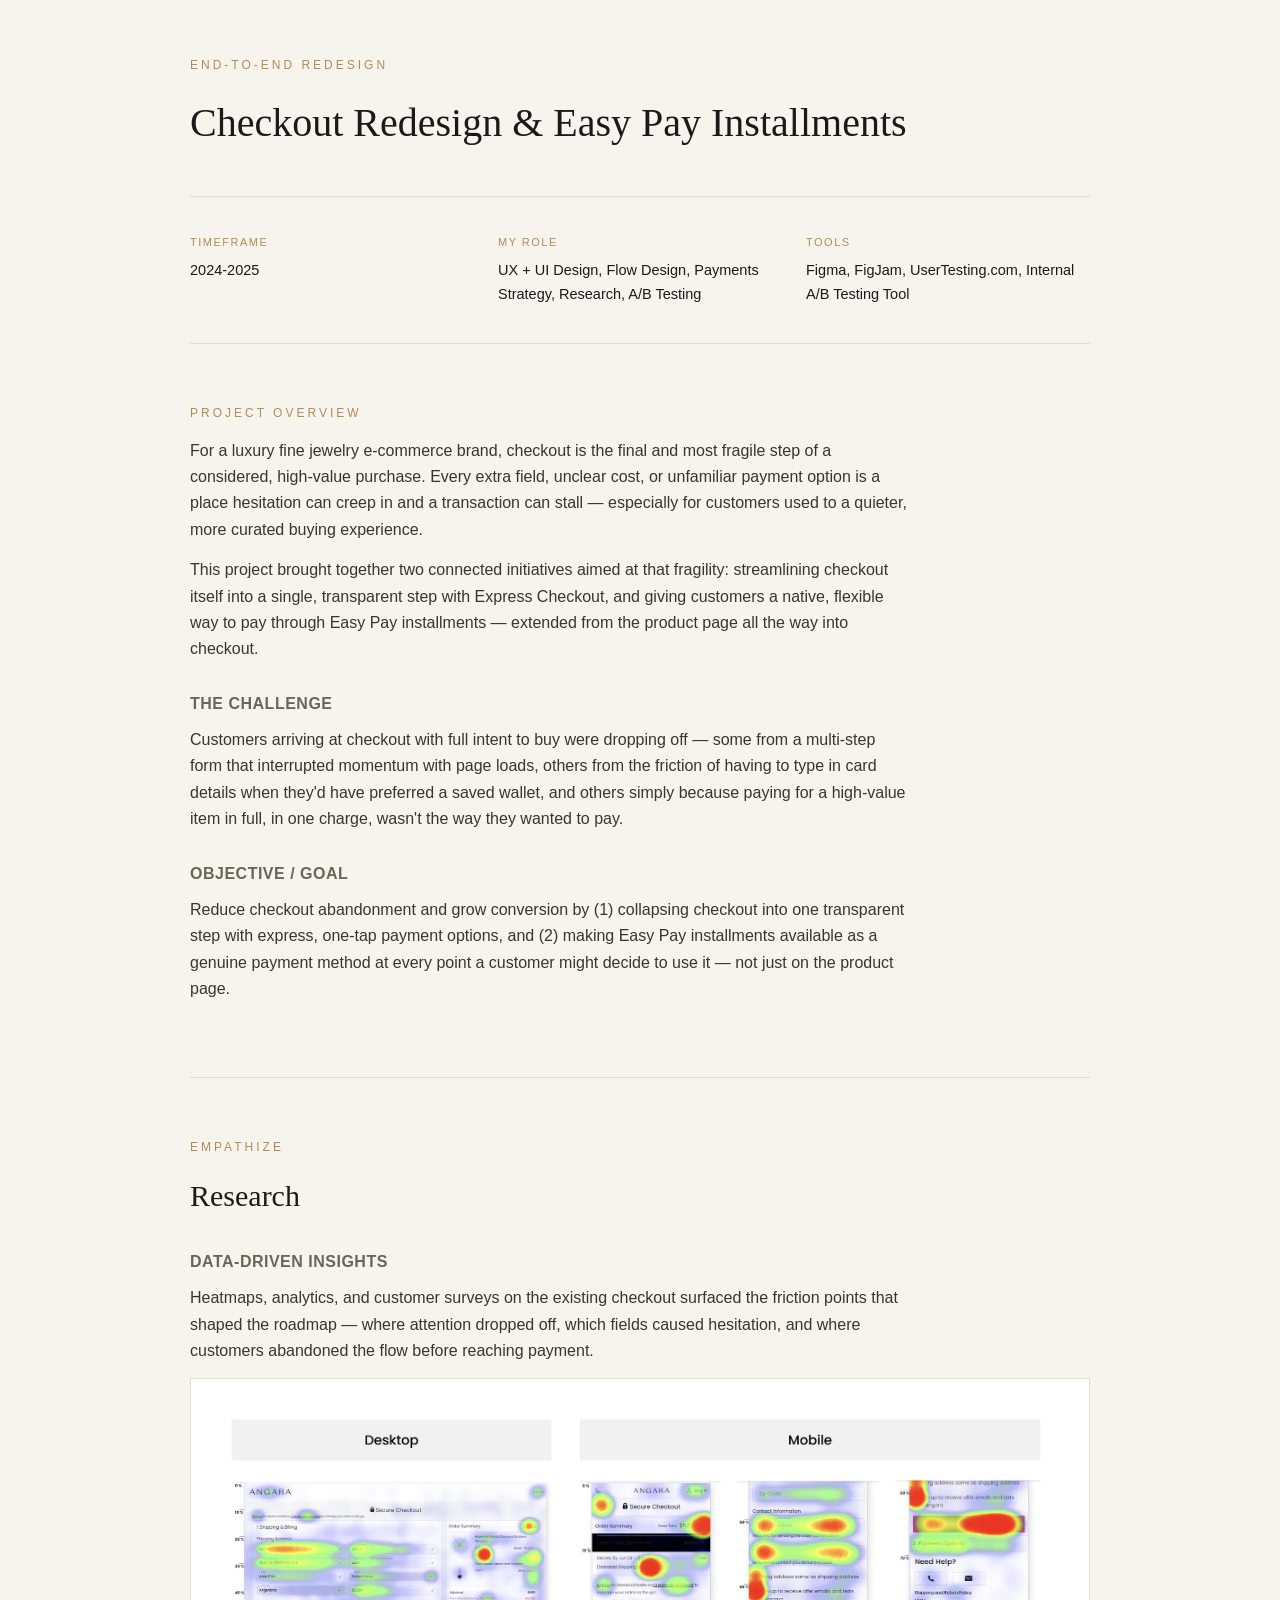
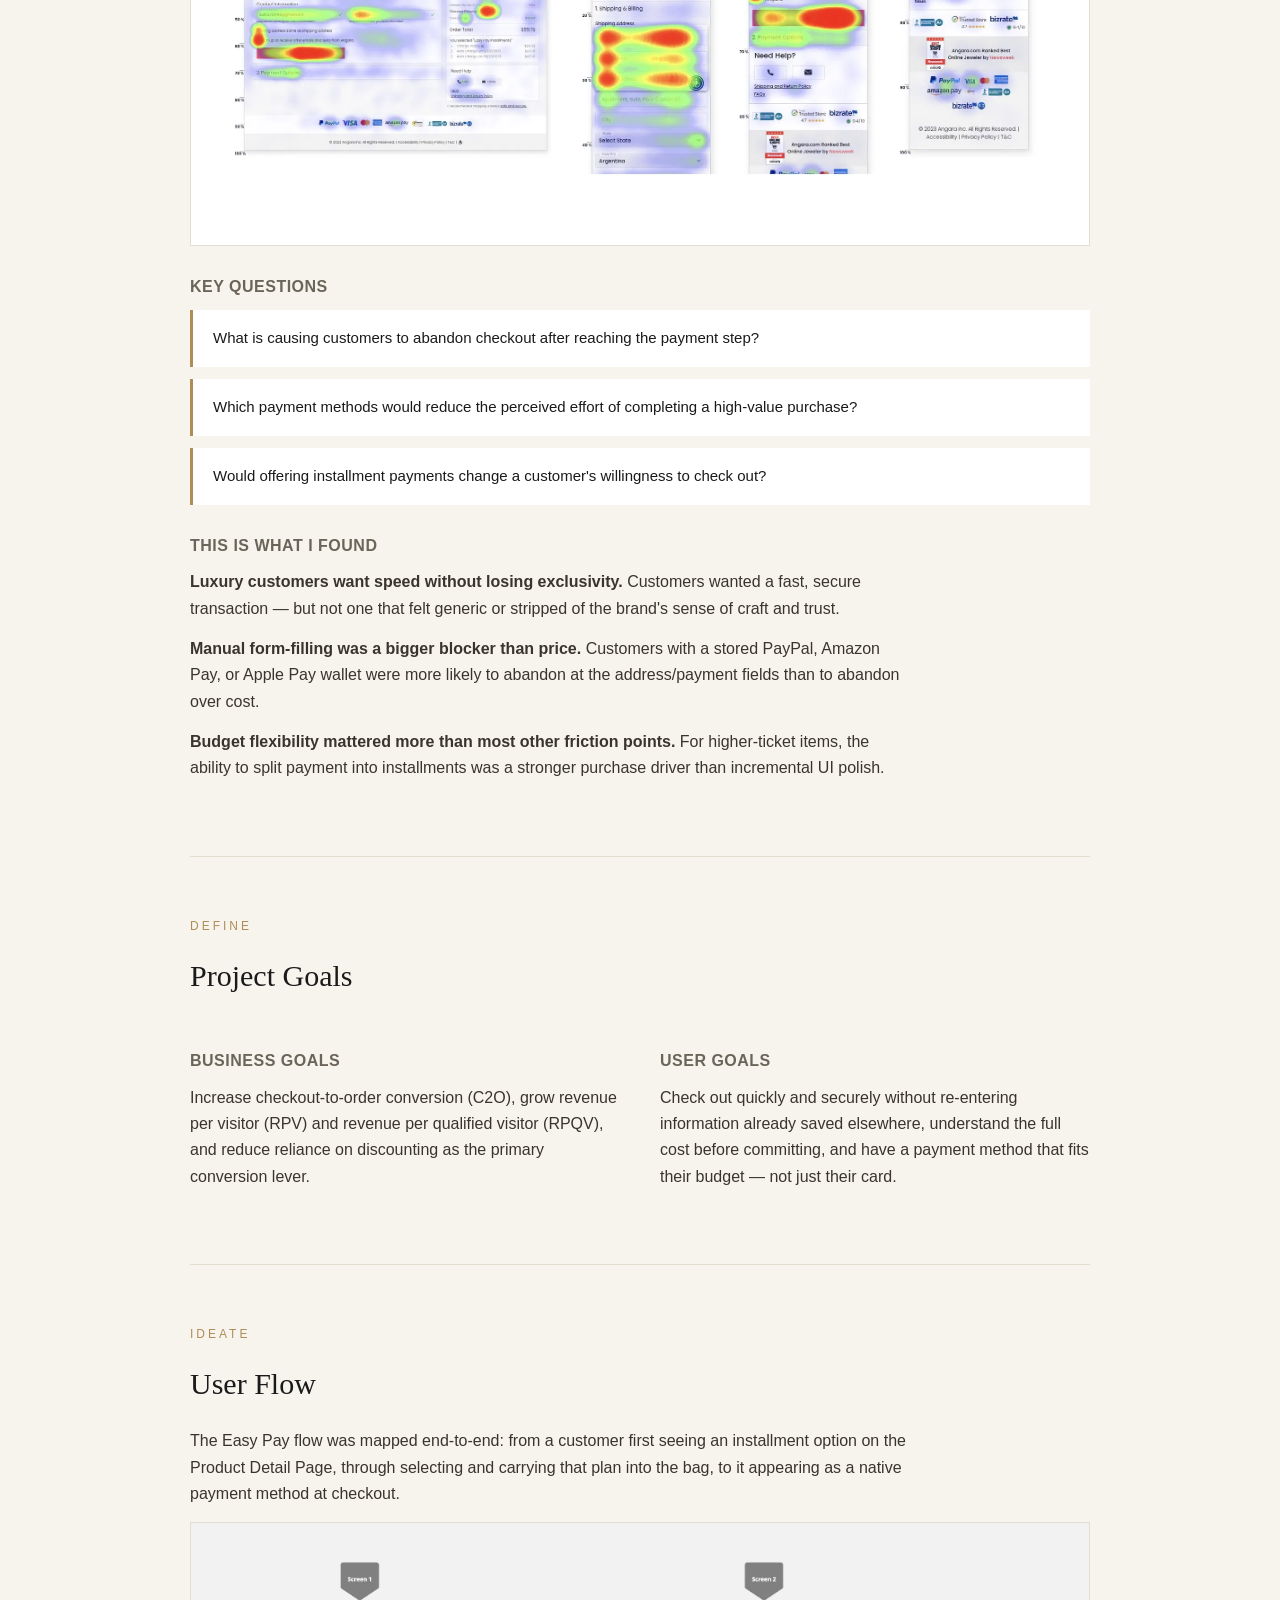
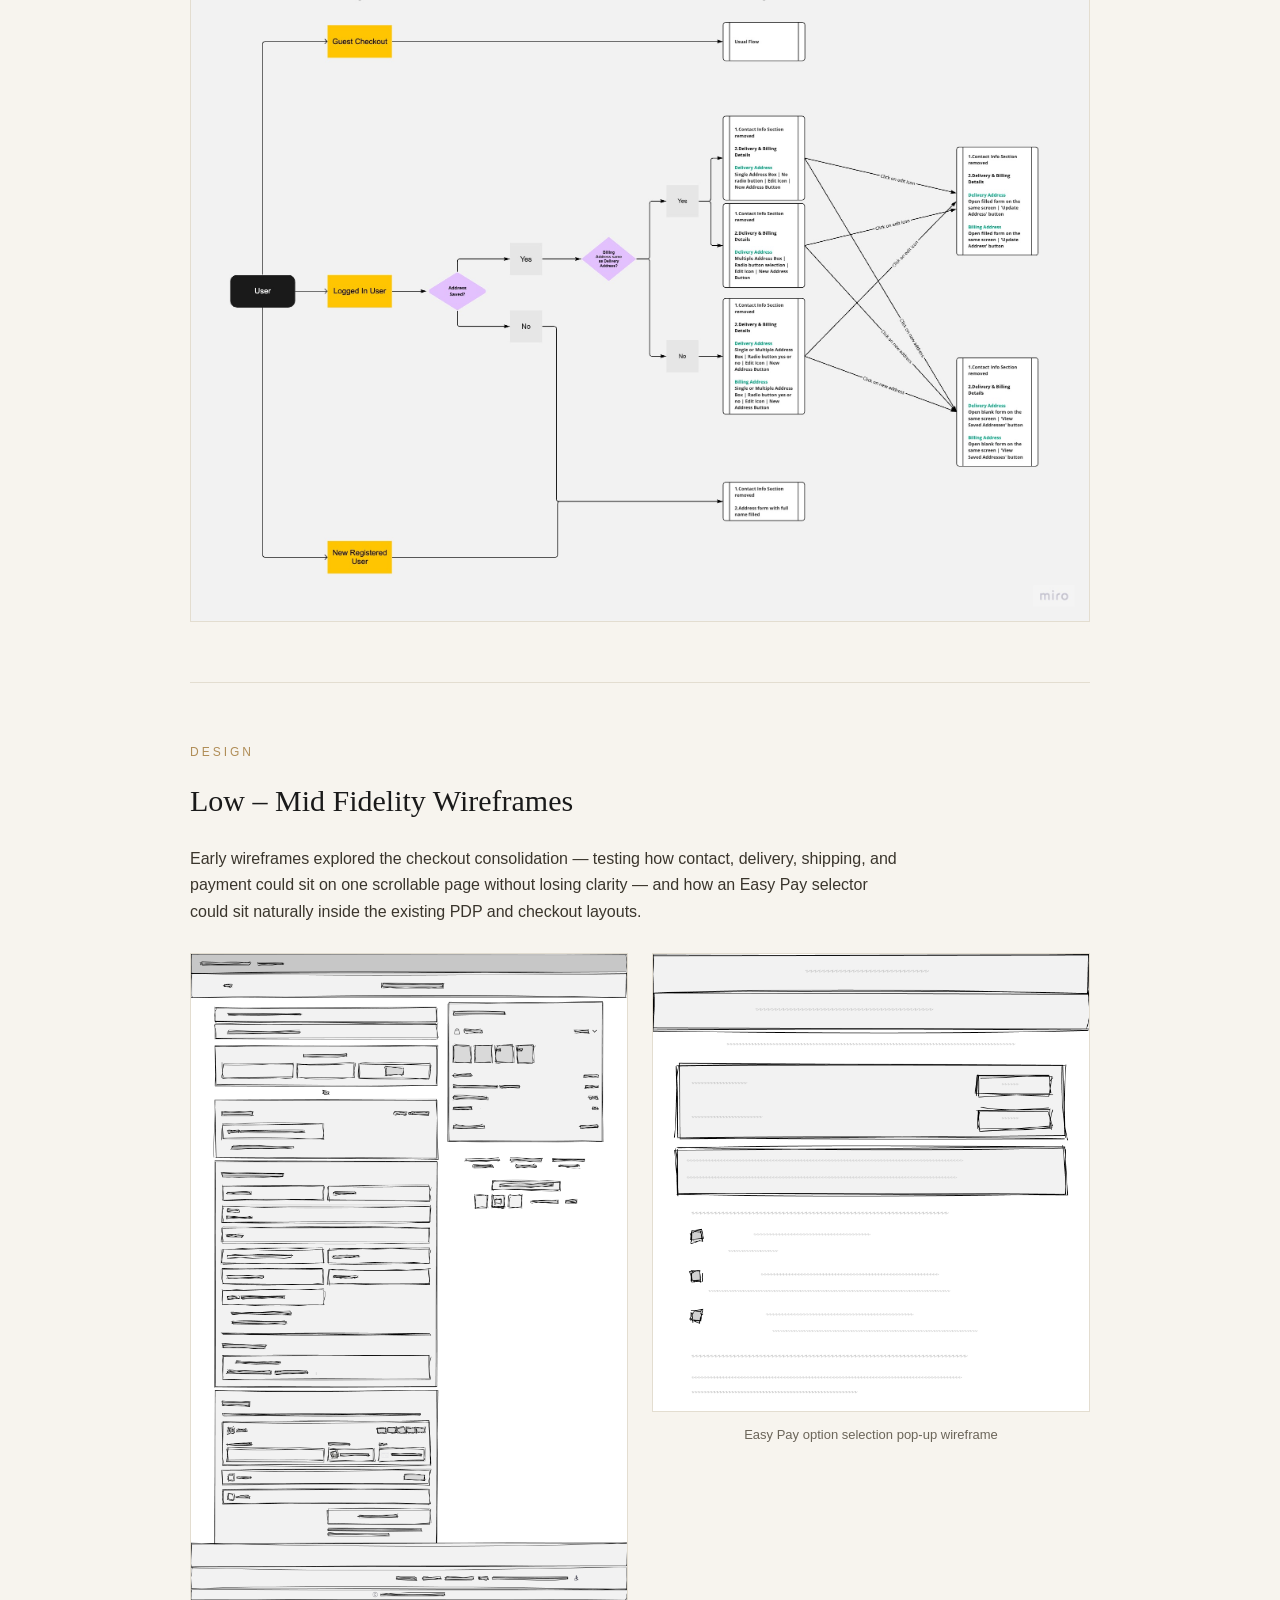
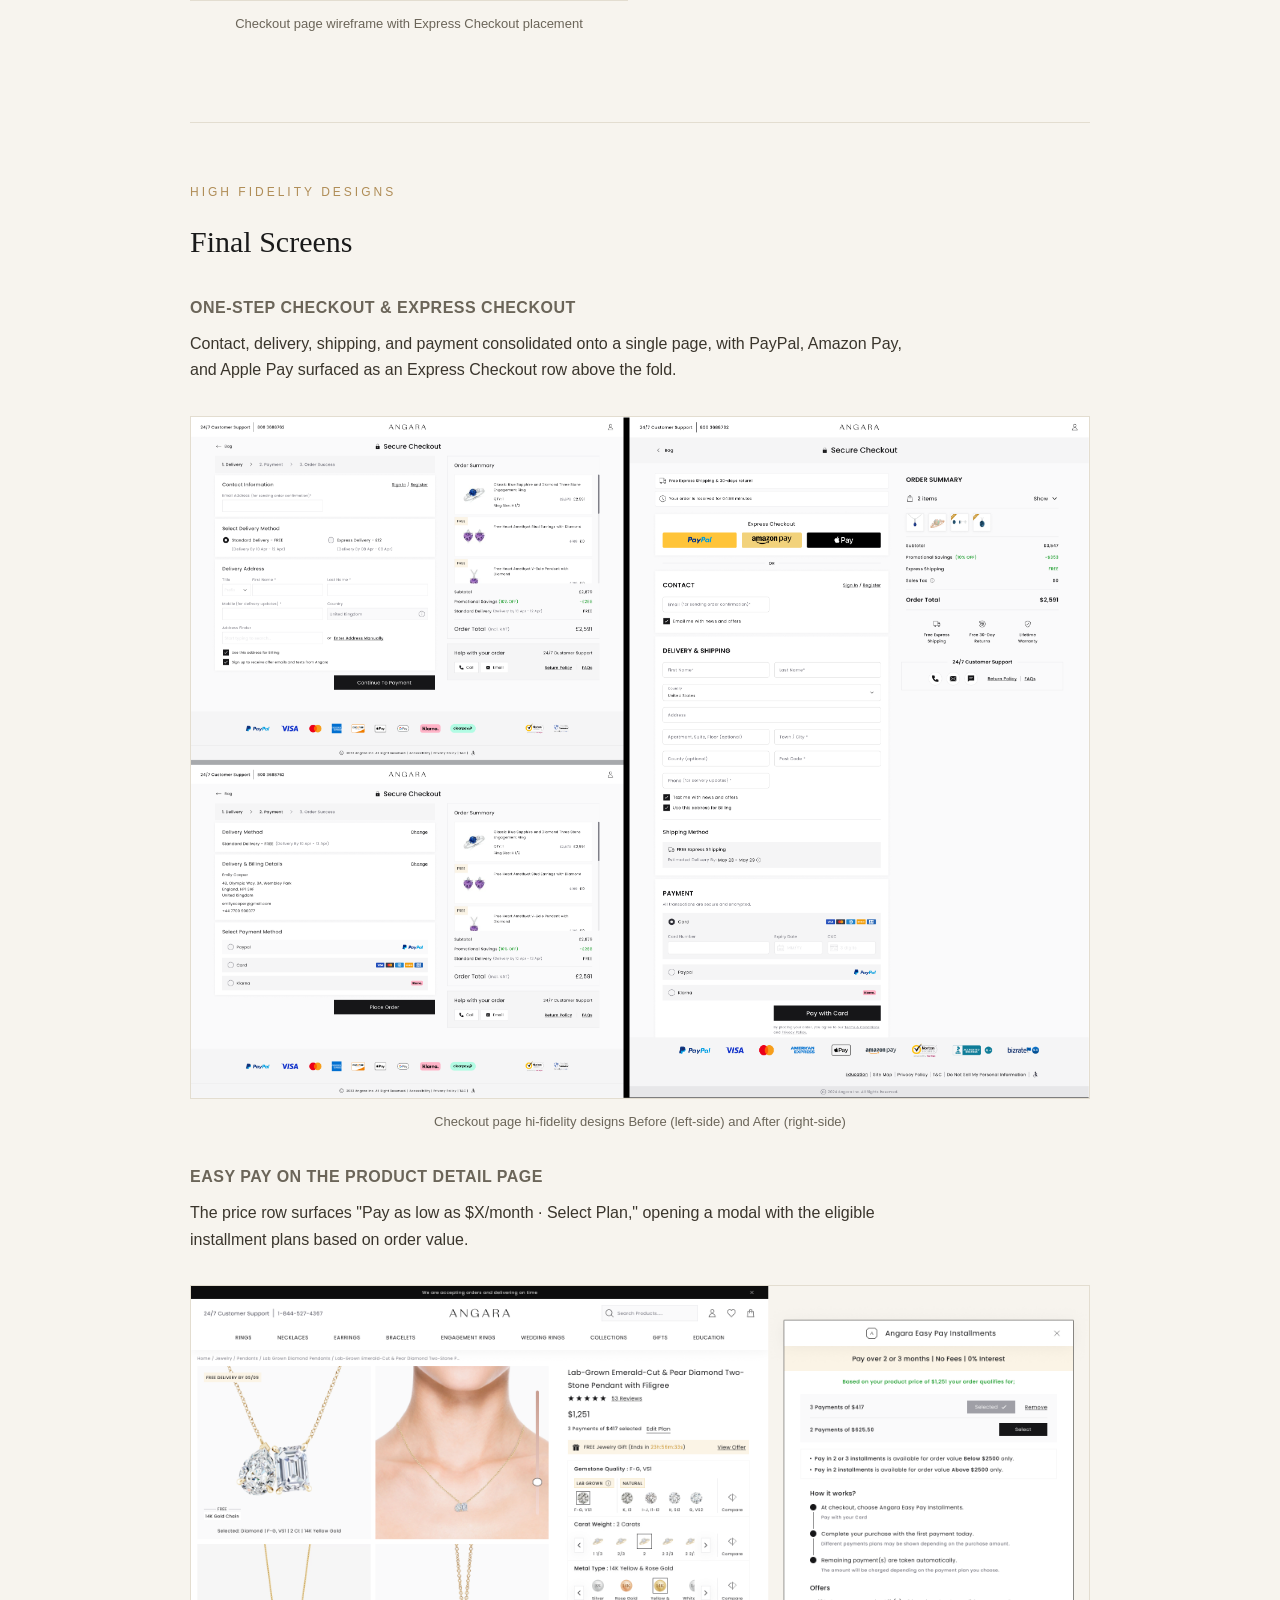
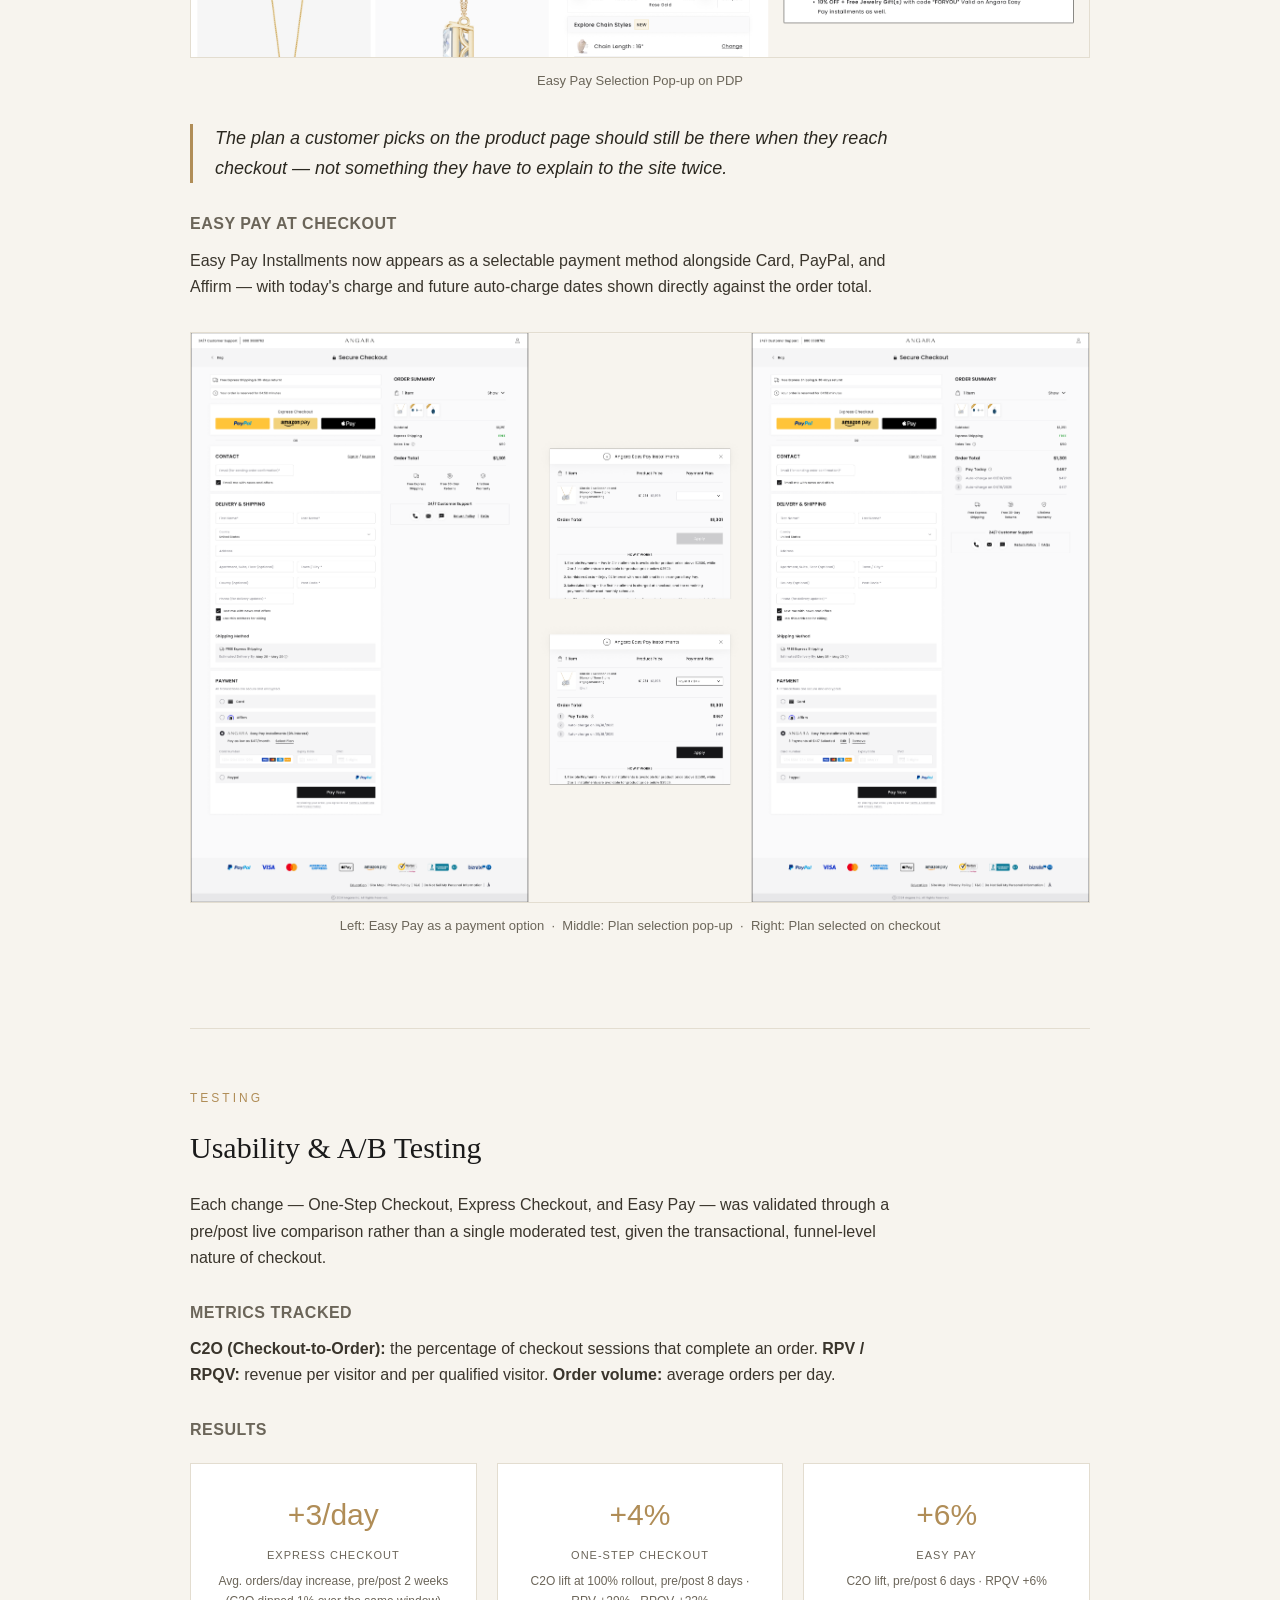
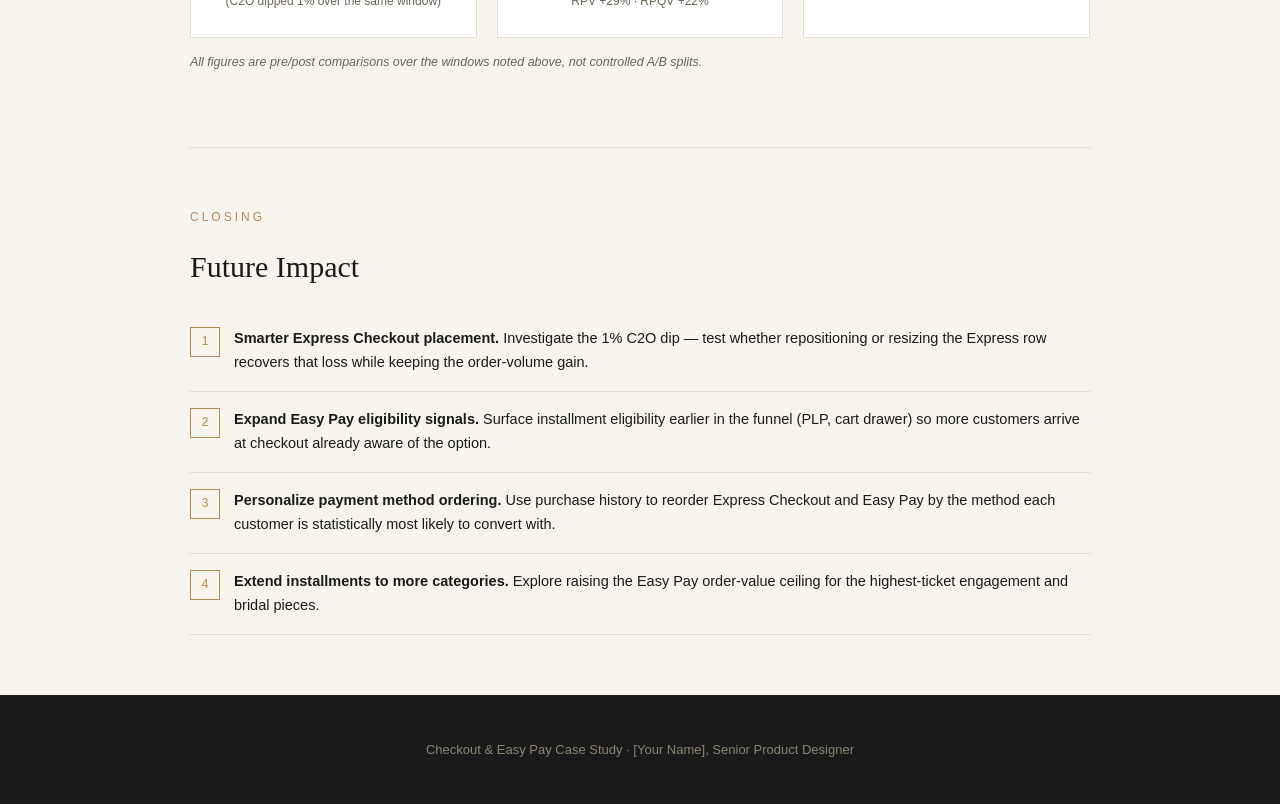
<file: case-studies/checkout.html>
<!DOCTYPE html>
<html lang="en">
<head>
<meta charset="UTF-8">
<meta name="viewport" content="width=device-width, initial-scale=1, viewport-fit=cover">
<title>Checkout Redesign & Easy Pay — Case Study</title>
<style>
:root {
  --ink:#1a1a1a; --ivory:#f7f4ee; --gold:#b08d57; --gold-light:#d9c19a;
  --line:#e3ddd0; --muted:#6b6559; --olive:#4a4f36; --peach:#e8c4a0;
}
* { box-sizing:border-box; margin:0; padding:0; }
body { background:var(--ivory); color:var(--ink); font-family:'Georgia','Liberation Serif',serif; line-height:1.65; }
.wrap { max-width:980px; margin:0 auto; padding:0 40px; }

  .hero { position:relative; }
.hero img { width:100%; display:block; max-height:520px; object-fit:cover; }
.hero .tag { position:absolute; top:24px; left:40px; background:var(--ink); color:var(--gold-light); font-family:'Helvetica Neue',Arial,sans-serif; font-size:11px; letter-spacing:2px; text-transform:uppercase; padding:8px 14px; }
.title-block { padding:56px 0 40px; border-bottom:1px solid var(--line); }
.title-block h1 { font-size:40px; font-weight:400; max-width:760px; }

.meta-bar { display:grid; grid-template-columns:repeat(3,1fr); gap:24px; padding:36px 0; border-bottom:1px solid var(--line); }
.meta-bar .m-label { font-family:'Helvetica Neue',Arial,sans-serif; font-size:11px; text-transform:uppercase; letter-spacing:1.5px; color:var(--gold); margin-bottom:8px; }
.meta-bar .m-value { font-family:'Helvetica Neue',Arial,sans-serif; font-size:14.5px; color:var(--ink); }

section { padding:60px 0; border-bottom:1px solid var(--line); }
section:last-of-type { border-bottom:none; }
.eyebrow { font-family:'Helvetica Neue',Arial,sans-serif; letter-spacing:3px; text-transform:uppercase; font-size:12px; color:var(--gold); margin-bottom:14px; }
h2 { font-size:30px; font-weight:400; margin-bottom:20px; }
h3 { font-family:'Helvetica Neue',Arial,sans-serif; font-size:16px; font-weight:700; margin:28px 0 10px; text-transform:uppercase; letter-spacing:0.5px; color:var(--muted); }
p { font-size:16px; color:#3a352c; max-width:720px; margin-bottom:14px; font-family:'Helvetica Neue',Arial,sans-serif; }

.two-col { display:grid; grid-template-columns:1fr 1fr; gap:40px; }
.cards-4 { display:grid; grid-template-columns:repeat(2,1fr); gap:24px; margin-top:20px; }
.comp-card { background:#fff; border:1px solid var(--line); padding:24px; }
.comp-card h4 { font-family:'Helvetica Neue',Arial,sans-serif; font-size:15px; margin-bottom:12px; }
.comp-card .sw h5, .comp-card .wk h5 { font-family:'Helvetica Neue',Arial,sans-serif; font-size:11px; text-transform:uppercase; letter-spacing:1px; color:var(--gold); margin:12px 0 6px; }
.comp-card ul { padding-left:18px; font-family:'Helvetica Neue',Arial,sans-serif; font-size:13.5px; color:#3a352c; }
.comp-card li { margin-bottom:4px; }

.qkey { background:#fff; border-left:3px solid var(--gold); padding:16px 20px; margin-bottom:12px; font-family:'Helvetica Neue',Arial,sans-serif; font-size:15px; }

.placeholder {
  margin:32px 0; border:2px dashed var(--gold);
  background:repeating-linear-gradient(45deg, rgba(176,141,87,0.04), rgba(176,141,87,0.04) 10px, transparent 10px, transparent 20px);
  background-color:#fbf9f4;
  display:flex; flex-direction:column; align-items:center; justify-content:center;
  text-align:center; padding:46px 30px; min-height:240px;
}
.placeholder .icon { font-size:26px; color:var(--gold); margin-bottom:12px; }
.placeholder .ph-title { font-family:'Helvetica Neue',Arial,sans-serif; font-size:13px; text-transform:uppercase; letter-spacing:1px; font-weight:700; margin-bottom:8px; }
.placeholder .ph-desc { font-family:'Helvetica Neue',Arial,sans-serif; font-size:13px; color:var(--muted); max-width:520px; }
.placeholder .ph-tag { margin-top:12px; font-family:'Helvetica Neue',Arial,sans-serif; font-size:11px; color:var(--gold); }
.placeholder.tall { min-height:400px; }
.placeholder.row { flex-direction:row; gap:24px; flex-wrap:wrap; }
.placeholder.row .cell { flex:1; min-width:180px; min-height:220px; display:flex; flex-direction:column; align-items:center; justify-content:center; border:1px dashed rgba(176,141,87,0.5); padding:20px; }

.grid-3ph { display:grid; grid-template-columns:repeat(3,1fr); gap:20px; margin:28px 0; }
.grid-3ph .placeholder { min-height:200px; margin:0; }
.grid-2ph {
  display:grid;
  grid-template-columns:repeat(2, minmax(0, 1fr));
  gap:24px;
  margin:28px 0;
  align-items:start;
}
.grid-2ph figure { margin:0; min-width:0; }
.grid-2ph img {
  width:100%;
  max-width:100%;
  height:auto;
  display:block;
  border:1px solid var(--line);
  background:#fff;
}
.grid-2ph figcaption {
  font-family:'Helvetica Neue',Arial,sans-serif;
  font-size:13px;
  color:var(--muted);
  text-align:center;
  margin-top:12px;
}

@media (max-width:700px) {
  .grid-2ph { grid-template-columns:1fr; }
}

img { max-width:100%; height:auto; display:block; }

figure { margin:32px 0; }
figure img { width:100%; border:1px solid var(--line); background:#fff; }
figcaption {
  font-family:'Helvetica Neue',Arial,sans-serif;
  font-size:13px;
  color:var(--muted);
  text-align:center;
  margin-top:12px;
}

.stat-row { display:grid; grid-template-columns:repeat(2,1fr); gap:24px; margin:30px 0; }
.stat-card { background:var(--ink); color:var(--ivory); text-align:center; padding:34px 20px; }
.stat-card .num { font-size:42px; color:var(--gold-light); font-family:'Helvetica Neue',Arial,sans-serif; font-weight:300; }
.stat-card .lbl { font-family:'Helvetica Neue',Arial,sans-serif; font-size:12px; text-transform:uppercase; letter-spacing:1px; color:#a39c8c; margin-top:6px; }

.metrics-grid { display:grid; grid-template-columns:repeat(3,1fr); gap:20px; margin-top:20px; }
.metric-card { background:#fff; border:1px solid var(--line); padding:26px 20px; text-align:center; }
.metric-card .big { font-size:30px; color:var(--gold); font-family:'Helvetica Neue',Arial,sans-serif; }
.metric-card .label { font-family:'Helvetica Neue',Arial,sans-serif; text-transform:uppercase; font-size:11px; letter-spacing:1px; color:var(--muted); margin-top:6px; }
.metric-card .note { font-size:12px; color:#6b6559; margin-top:8px; font-family:'Helvetica Neue',Arial,sans-serif; }
.metric-caveat { font-size:12.5px; color:var(--muted); font-style:italic; font-family:'Helvetica Neue',Arial,sans-serif; margin-top:14px; }

blockquote { border-left:3px solid var(--gold); padding-left:22px; font-size:18px; font-style:italic; color:#2b2820; margin:20px 0; max-width:700px; font-family:'Helvetica Neue',Arial,sans-serif; }

.before-after { display:grid; grid-template-columns:1fr 1fr; gap:24px; margin:20px 0; }
.before-after .lbl { font-family:'Helvetica Neue',Arial,sans-serif; font-size:12px; text-transform:uppercase; letter-spacing:1px; color:var(--muted); margin-bottom:8px; text-align:center; }

.impact-list { list-style:none; counter-reset:imp; margin-top:10px; }
.impact-list li { counter-increment:imp; font-family:'Helvetica Neue',Arial,sans-serif; font-size:14.5px; padding:16px 0 16px 44px; position:relative; border-bottom:1px solid var(--line); }
.impact-list li::before { content:counter(imp); position:absolute; left:0; top:16px; width:28px; height:28px; border:1px solid var(--gold); color:var(--gold); font-size:12px; display:flex; align-items:center; justify-content:center; }
.impact-list strong { color:var(--ink); }

footer { background:var(--ink); color:#8a8474; text-align:center; padding:44px 40px; font-family:'Helvetica Neue',Arial,sans-serif; font-size:13px; }
</style>
</head>
<body>

<!-- <div class="hero">
  <div class="placeholder tall" style="margin:0;">
    <div class="icon">&#9633;</div>
    <div class="ph-title">Placeholder — Hero / Cover Image</div>
    <div class="ph-desc">Drop in a hero banner: a high-quality checkout or Easy Pay screen, or an editorial product shot, spanning full width.</div>
    <div class="ph-tag">Recommended: 2560px wide &times; ~1000px tall</div>
  </div>
</div> -->

<div class="wrap">

  <div class="title-block">
    <div class="eyebrow">End-to-End Redesign</div>
    <h1>Checkout Redesign & Easy Pay Installments</h1>
  </div>

  <div class="meta-bar">
    <div><div class="m-label">Timeframe</div><div class="m-value">2024-2025</div></div>
    <div><div class="m-label">My Role</div><div class="m-value">UX + UI Design, Flow Design, Payments Strategy, Research, A/B Testing</div></div>
    <div><div class="m-label">Tools</div><div class="m-value">Figma, FigJam, UserTesting.com, Internal A/B Testing Tool</div></div>
  </div>

  <section>
    <div class="eyebrow">Project Overview</div>
    <p>For a luxury fine jewelry e-commerce brand, checkout is the final and most fragile step of a considered, high-value purchase. Every extra field, unclear cost, or unfamiliar payment option is a place hesitation can creep in and a transaction can stall &mdash; especially for customers used to a quieter, more curated buying experience.</p>
    <p>This project brought together two connected initiatives aimed at that fragility: streamlining checkout itself into a single, transparent step with Express Checkout, and giving customers a native, flexible way to pay through Easy Pay installments &mdash; extended from the product page all the way into checkout.</p>

    <h3>The Challenge</h3>
    <p>Customers arriving at checkout with full intent to buy were dropping off &mdash; some from a multi-step form that interrupted momentum with page loads, others from the friction of having to type in card details when they'd have preferred a saved wallet, and others simply because paying for a high-value item in full, in one charge, wasn't the way they wanted to pay.</p>

    <h3>Objective / Goal</h3>
    <p>Reduce checkout abandonment and grow conversion by (1) collapsing checkout into one transparent step with express, one-tap payment options, and (2) making Easy Pay installments available as a genuine payment method at every point a customer might decide to use it &mdash; not just on the product page.</p>
  </section>

  <section>
    <div class="eyebrow">Empathize</div>
    <h2>Research</h2>
    <h3>Data-Driven Insights</h3>
    <p>Heatmaps, analytics, and customer surveys on the existing checkout surfaced the friction points that shaped the roadmap &mdash; where attention dropped off, which fields caused hesitation, and where customers abandoned the flow before reaching payment.</p>
  
      <img src="../assets/checkout/checkout_heatmap.png"
     alt="Checkout heatmap"
     style="width:100%;display:block;border:1px solid #e3ddd0;">

    <h3>Key Questions</h3>
    <div class="qkey">What is causing customers to abandon checkout after reaching the payment step?</div>
    <div class="qkey">Which payment methods would reduce the perceived effort of completing a high-value purchase?</div>
    <div class="qkey">Would offering installment payments change a customer's willingness to check out?</div>

    <h3>This is what I found</h3>
    <p><strong>Luxury customers want speed without losing exclusivity.</strong> Customers wanted a fast, secure transaction &mdash; but not one that felt generic or stripped of the brand's sense of craft and trust.</p>
    <p><strong>Manual form-filling was a bigger blocker than price.</strong> Customers with a stored PayPal, Amazon Pay, or Apple Pay wallet were more likely to abandon at the address/payment fields than to abandon over cost.</p>
    <p><strong>Budget flexibility mattered more than most other friction points.</strong> For higher-ticket items, the ability to split payment into installments was a stronger purchase driver than incremental UI polish.</p>
  </section>

  <section>
    <div class="eyebrow">Define</div>
    <h2>Project Goals</h2>
    <div class="two-col">
      <div>
        <h3>Business Goals</h3>
        <p>Increase checkout-to-order conversion (C2O), grow revenue per visitor (RPV) and revenue per qualified visitor (RPQV), and reduce reliance on discounting as the primary conversion lever.</p>
      </div>
      <div>
        <h3>User Goals</h3>
        <p>Check out quickly and securely without re-entering information already saved elsewhere, understand the full cost before committing, and have a payment method that fits their budget &mdash; not just their card.</p>
      </div>
    </div>
  </section>

  <section>
    <div class="eyebrow">Ideate</div>
    <h2>User Flow</h2>
    <p>The Easy Pay flow was mapped end-to-end: from a customer first seeing an installment option on the Product Detail Page, through selecting and carrying that plan into the bag, to it appearing as a native payment method at checkout.</p>
      <img src="../assets/checkout/Flowchart_Checkout.png"
     alt="Checkout Flowchart"
     style="width:100%;display:block;border:1px solid #e3ddd0;">
  </section>

 <section>
  <div class="eyebrow">Design</div>
  <h2>Low &ndash; Mid Fidelity Wireframes</h2>
  <p>Early wireframes explored the checkout consolidation &mdash; testing how contact, delivery, shipping, and payment could sit on one scrollable page without losing clarity &mdash; and how an Easy Pay selector could sit naturally inside the existing PDP and checkout layouts.</p>

  <div class="grid-2ph">
    <figure>
      <img src="../assets/checkout/Checkout_Wireframe.png" alt="Checkout page wireframe with Express Checkout placement">
      <figcaption>Checkout page wireframe with Express Checkout placement</figcaption>
    </figure>
    <figure>
      <img src="../assets/checkout/EMI_wireframe.png" alt="Easy Pay option selection pop-up wireframe">
      <figcaption>Easy Pay option selection pop-up wireframe</figcaption>
    </figure>
  </div>
</section>

<!--  <section>
    <div class="eyebrow">Branding & Design System</div>
    <h2>Visual Language</h2>
    <p>The checkout and Easy Pay experience stayed within the brand's existing e-commerce design system &mdash; ink and gold accents against a clean white surface, a single confident gold CTA, and a restrained black-and-white form language that keeps focus on the transaction, not the chrome.</p>
    <div class="placeholder">
      <div class="icon">&#9633;</div>
      <div class="ph-title">Placeholder — Design System / Style Tile</div>
      <div class="ph-desc">Drop in a style tile showing color palette, typography, button and form-field styles used across checkout and Easy Pay.</div>
      <div class="ph-tag">Recommended: 1600px+ wide</div>
    </div>
  </section> -->

  <section>
    <div class="eyebrow">High Fidelity Designs</div>
    <h2>Final Screens</h2>

    <h3>One-Step Checkout &amp; Express Checkout</h3>
    <p>Contact, delivery, shipping, and payment consolidated onto a single page, with PayPal, Amazon Pay, and Apple Pay surfaced as an Express Checkout row above the fold.</p>
    <figure>
      <img src="../assets/checkout/Checkout_hi-fi.png" alt="Checkout page hi-fi design with Express Checkout placement">
      <figcaption>Checkout page hi-fidelity designs Before (left-side) and After (right-side)</figcaption>
    </figure>
    
    <h3>Easy Pay on the Product Detail Page</h3>
    <p>The price row surfaces "Pay as low as $X/month &middot; Select Plan," opening a modal with the eligible installment plans based on order value.</p>
    <figure>
      <img src="../assets/checkout/Easypay-PDP.png" alt="Easy Pay Selection on PDP">
      <figcaption>Easy Pay Selection Pop-up on PDP</figcaption>
    </figure>

    <blockquote>The plan a customer picks on the product page should still be there when they reach checkout &mdash; not something they have to explain to the site twice.</blockquote>

    <h3>Easy Pay at Checkout</h3>
    <p>Easy Pay Installments now appears as a selectable payment method alongside Card, PayPal, and Affirm &mdash; with today's charge and future auto-charge dates shown directly against the order total.</p>
    <figure>
  <img src="../assets/checkout/Easypay-checkout.png" alt="Easy Pay flow on the checkout page: payment option, plan selection pop-up, and selected state">
  <figcaption>
    Left: Easy Pay as a payment option &nbsp;·&nbsp;
    Middle: Plan selection pop-up &nbsp;·&nbsp;
    Right: Plan selected on checkout
  </figcaption>
</figure>
  </section>

  <section>
    <div class="eyebrow">Testing</div>
    <h2>Usability &amp; A/B Testing</h2>
    <p>Each change &mdash; One-Step Checkout, Express Checkout, and Easy Pay &mdash; was validated through a pre/post live comparison rather than a single moderated test, given the transactional, funnel-level nature of checkout.</p>

    <h3>Metrics Tracked</h3>
    <p><strong>C2O (Checkout-to-Order):</strong> the percentage of checkout sessions that complete an order. <strong>RPV / RPQV:</strong> revenue per visitor and per qualified visitor. <strong>Order volume:</strong> average orders per day.</p>

    <h3>Results</h3>
    <div class="metrics-grid">
      <div class="metric-card">
        <div class="big">+3/day</div>
        <div class="label">Express Checkout</div>
        <div class="note">Avg. orders/day increase, pre/post 2 weeks (C2O dipped 1% over the same window)</div>
      </div>
      <div class="metric-card">
        <div class="big">+4%</div>
        <div class="label">One-Step Checkout</div>
        <div class="note">C2O lift at 100% rollout, pre/post 8 days &middot; RPV +29% &middot; RPQV +22%</div>
      </div>
      <div class="metric-card">
        <div class="big">+6%</div>
        <div class="label">Easy Pay</div>
        <div class="note">C2O lift, pre/post 6 days &middot; RPQV +6%</div>
      </div>
    </div>
    <p class="metric-caveat">All figures are pre/post comparisons over the windows noted above, not controlled A/B splits.</p>
  </section>

  <!-- <section>
    <div class="eyebrow">Iteration</div>
    <h2>Before &amp; After</h2>
    <p>Once Easy Pay reached checkout, the payment section needed to hold three states cleanly: no plan selected, Card selected, and Easy Pay selected with its schedule visible. The iteration below shows that consolidation.</p>
    <div class="before-after">
      <div>
        <div class="lbl">Before</div>
        <div class="placeholder">
          <div class="icon">&#9633;</div>
          <div class="ph-title">Placeholder</div>
          <div class="ph-desc">Payment section before Easy Pay was added at checkout</div>
        </div>
      </div>
      <div>
        <div class="lbl">After</div>
        <div class="placeholder">
          <div class="icon">&#9633;</div>
          <div class="ph-title">Placeholder</div>
          <div class="ph-desc">Payment section with Easy Pay as a native method</div>
        </div>
      </div>
    </div>
  </section> -->

  <section>
    <div class="eyebrow">Closing</div>
    <h2>Future Impact</h2>
    <ul class="impact-list">
      <li><strong>Smarter Express Checkout placement.</strong> Investigate the 1% C2O dip &mdash; test whether repositioning or resizing the Express row recovers that loss while keeping the order-volume gain.</li>
      <li><strong>Expand Easy Pay eligibility signals.</strong> Surface installment eligibility earlier in the funnel (PLP, cart drawer) so more customers arrive at checkout already aware of the option.</li>
      <li><strong>Personalize payment method ordering.</strong> Use purchase history to reorder Express Checkout and Easy Pay by the method each customer is statistically most likely to convert with.</li>
      <li><strong>Extend installments to more categories.</strong> Explore raising the Easy Pay order-value ceiling for the highest-ticket engagement and bridal pieces.</li>
    </ul>
  </section>

</div>

<footer>Checkout & Easy Pay Case Study &middot; [Your Name], Senior Product Designer</footer>

</body>
</html>
</file>
